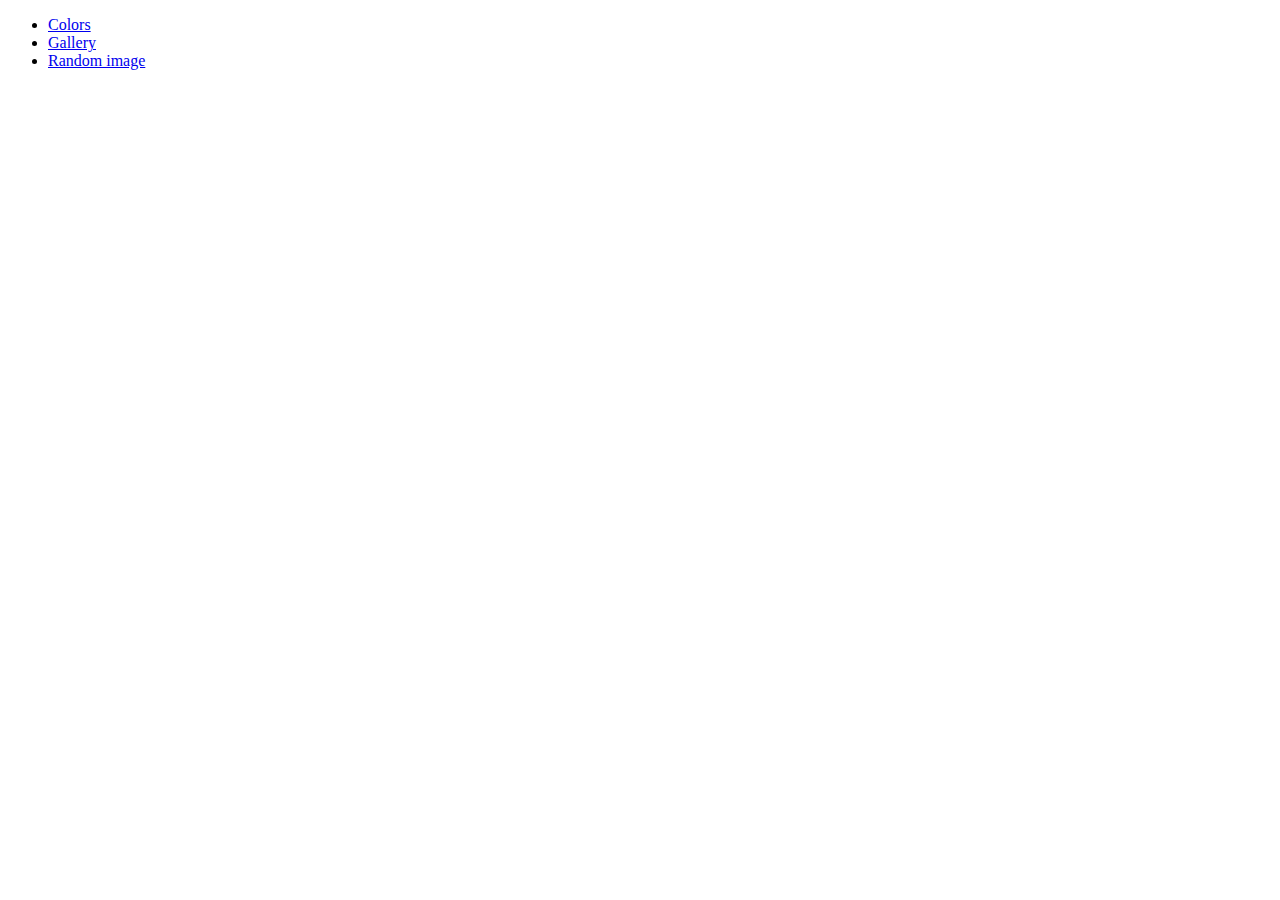
<file: index.html>
<!DOCTYPE html>
<html lang="en">
<head>
    <meta charset="UTF-8">
    <meta http-equiv="X-UA-Compatible" content="IE=edge">
    <meta name="viewport" content="width=device-width, initial-scale=1.0">
    <title>JS Sandbox</title>
    
    
</head>
<body>

    <div class="container">
        <ul>
            <li><a href="colors.html">Colors</a></li>
            <li><a href="gallery.html">Gallery</a></li>
            <li><a href="random-image.html">Random image</a></li>
        </ul>
    </div>
    

    
</body>
</html>
</file>
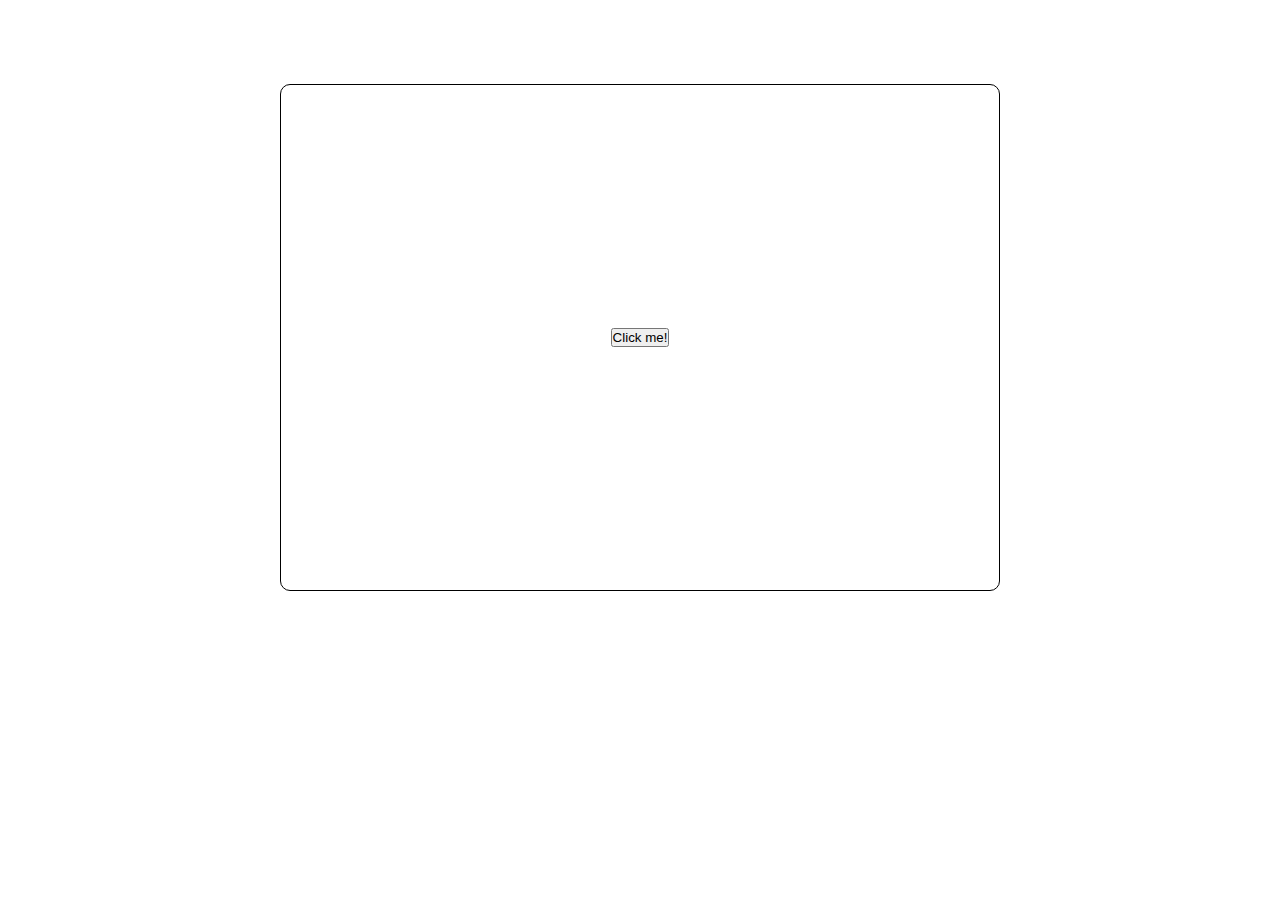
<file: colors.html>
<!DOCTYPE html>
<html lang="en">
<head>
    <meta charset="UTF-8">
    <meta http-equiv="X-UA-Compatible" content="IE=edge">
    <meta name="viewport" content="width=device-width, initial-scale=1.0">
    <title>Random Colors</title>
    <link rel="stylesheet" href="css/colors.css">
</head>
<body>
    <div class="container">
        <div class="box-container">
            <div class="box">
                <button>Click me!</button>
            </div>
        </div>
    </div>


    <script src="js/js colors.js"></script>
</body>
</html>
</file>
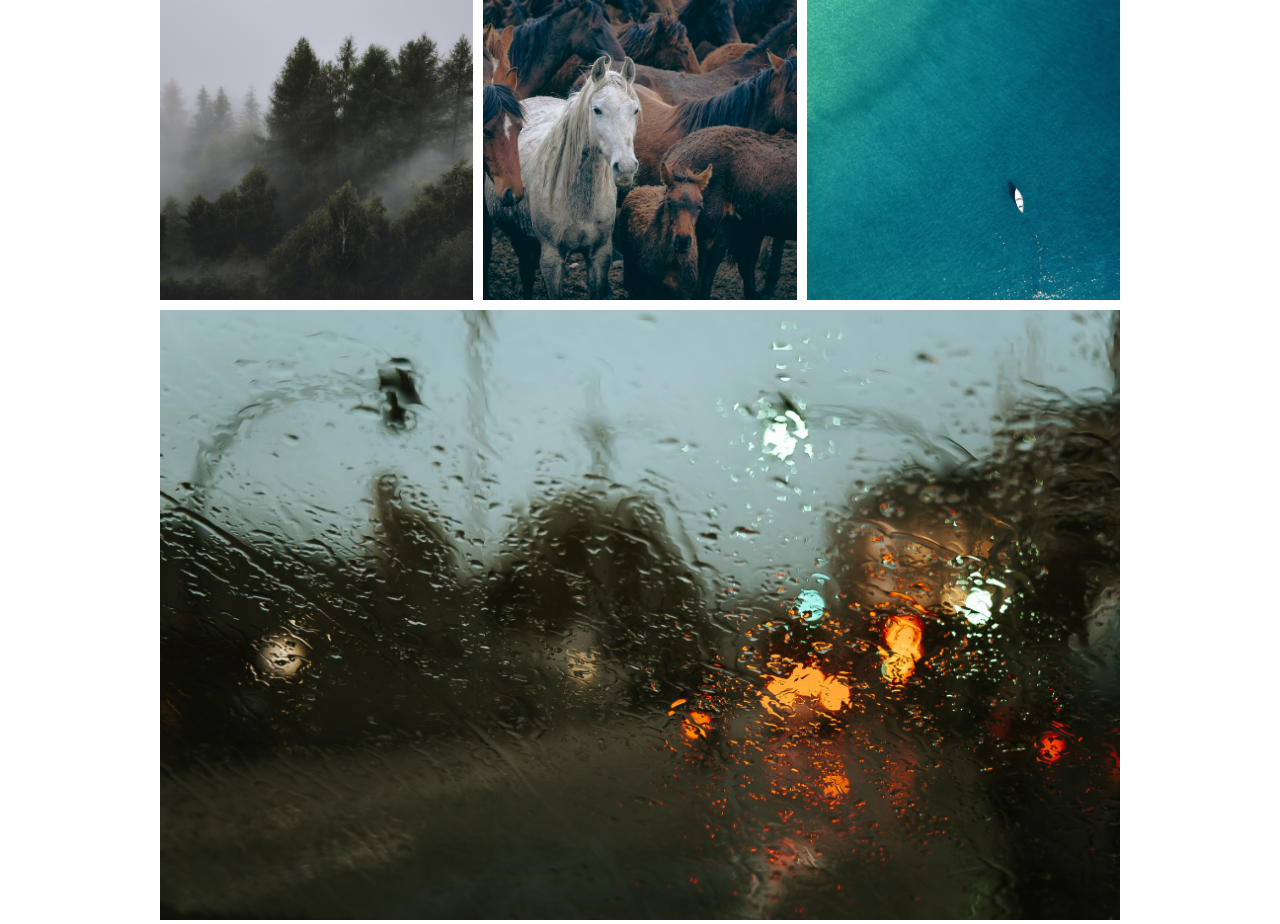
<file: gallery.html>
<!DOCTYPE html>
<html lang="en">
<head>
    <meta charset="UTF-8">
    <meta http-equiv="X-UA-Compatible" content="IE=edge">
    <meta name="viewport" content="width=device-width, initial-scale=1.0">
    <title>JS Gallery</title>
    <link rel="stylesheet" href="css/images.css">
</head>
<body>
    <div class="container">
        <div class="gallery">
            <div class="gallery-image gallery-image1">
                <img src="images/img1.jpg" alt="">
            </div>
            <div class="gallery-image gallery-image2">
                <img src="images/img2.jpg" alt="">
            </div>
            <div class="gallery-image gallery-image3">
                <img src="images/img3.jpg" alt="">
            </div>
            <div class="gallery-image gallery-image4">
                <img src="images/img4.jpg" alt="">
            </div>


        </div>
    </div>
    <script src="js/images.js"></script>
</body>
</html>
</file>
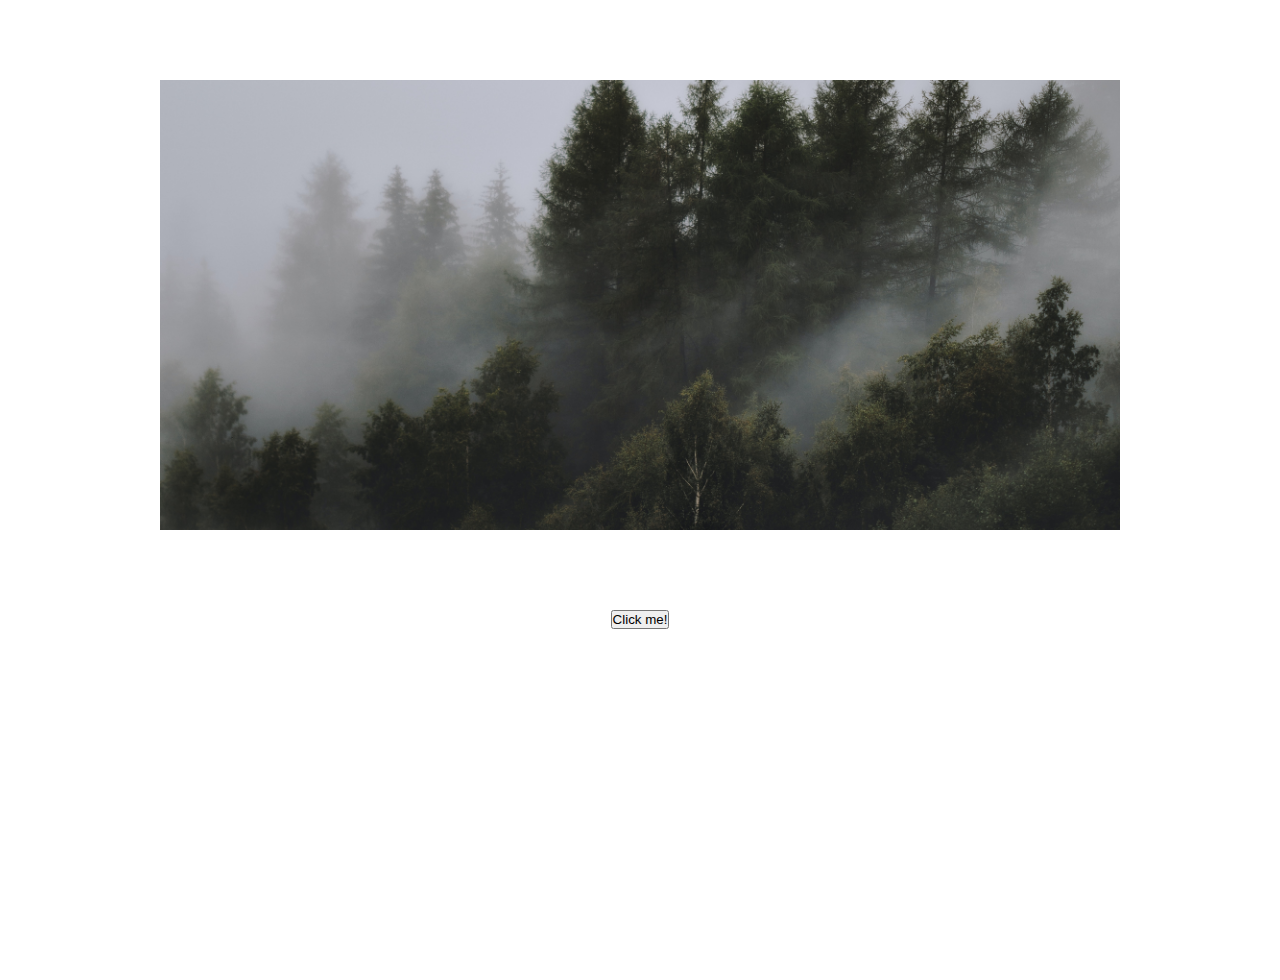
<file: random-image.html>
<!DOCTYPE html>
<html lang="en">
<head>
    <meta charset="UTF-8">
    <meta http-equiv="X-UA-Compatible" content="IE=edge">
    <meta name="viewport" content="width=device-width, initial-scale=1.0">
    <title>Random image</title>
    <link rel="stylesheet" href="css/randomImage.css">
</head>
<body>
    <div class="container">
        <div class="image-container">
            <img src="images/img1.jpg" alt="">
        </div>
        <button>Click me!</button>
    </div>


    <script src="js/randomImage.js"></script>
</body>
</html>
</file>
<file: css/colors.css>
* {
    box-sizing: border-box;
    margin: 0;
    padding: 0;
}

.box-container {
    align-items: center;
    display: flex;
    justify-content: center;
    margin: 0 auto;
    width: 75%;
    height: 75vh;
}
.box {
    align-items: center;
    display: flex;
    justify-content: center;
    border: 1px solid black;
    border-radius: 10px;
    height: 75%;
    width: 75%;
    margin: 0 auto;
}
</file>
<file: css/images.css>
*{
    margin: 0;
    padding: 0;
    box-sizing: border-box;
}

.gallery{
    display: grid;
    height: 95%;
    gap: 10px;
    grid-template-columns: repeat(3, 1fr);
    grid-template-rows: repeat(3, 300px);
    margin: 0 auto;
    width: 75%;
}

.gallery-image img{
    height: 100%;
    object-fit: cover;
    width: 100%;
}

.gallery-image4 {
    grid-column: 1/4;
    grid-row: 2/4;
}
</file>
<file: css/randomImage.css>
*{
    margin: 0;
    padding: 0;
    box-sizing: border-box;
}
.container{
    height: 100vh;
    text-align: center;
}
.image-container {
    height: 50%;
    margin: 5rem auto;
    width: 75%;
}
img {
    object-fit: cover;
    height: 100%;
    width: 100%;
}
</file>
